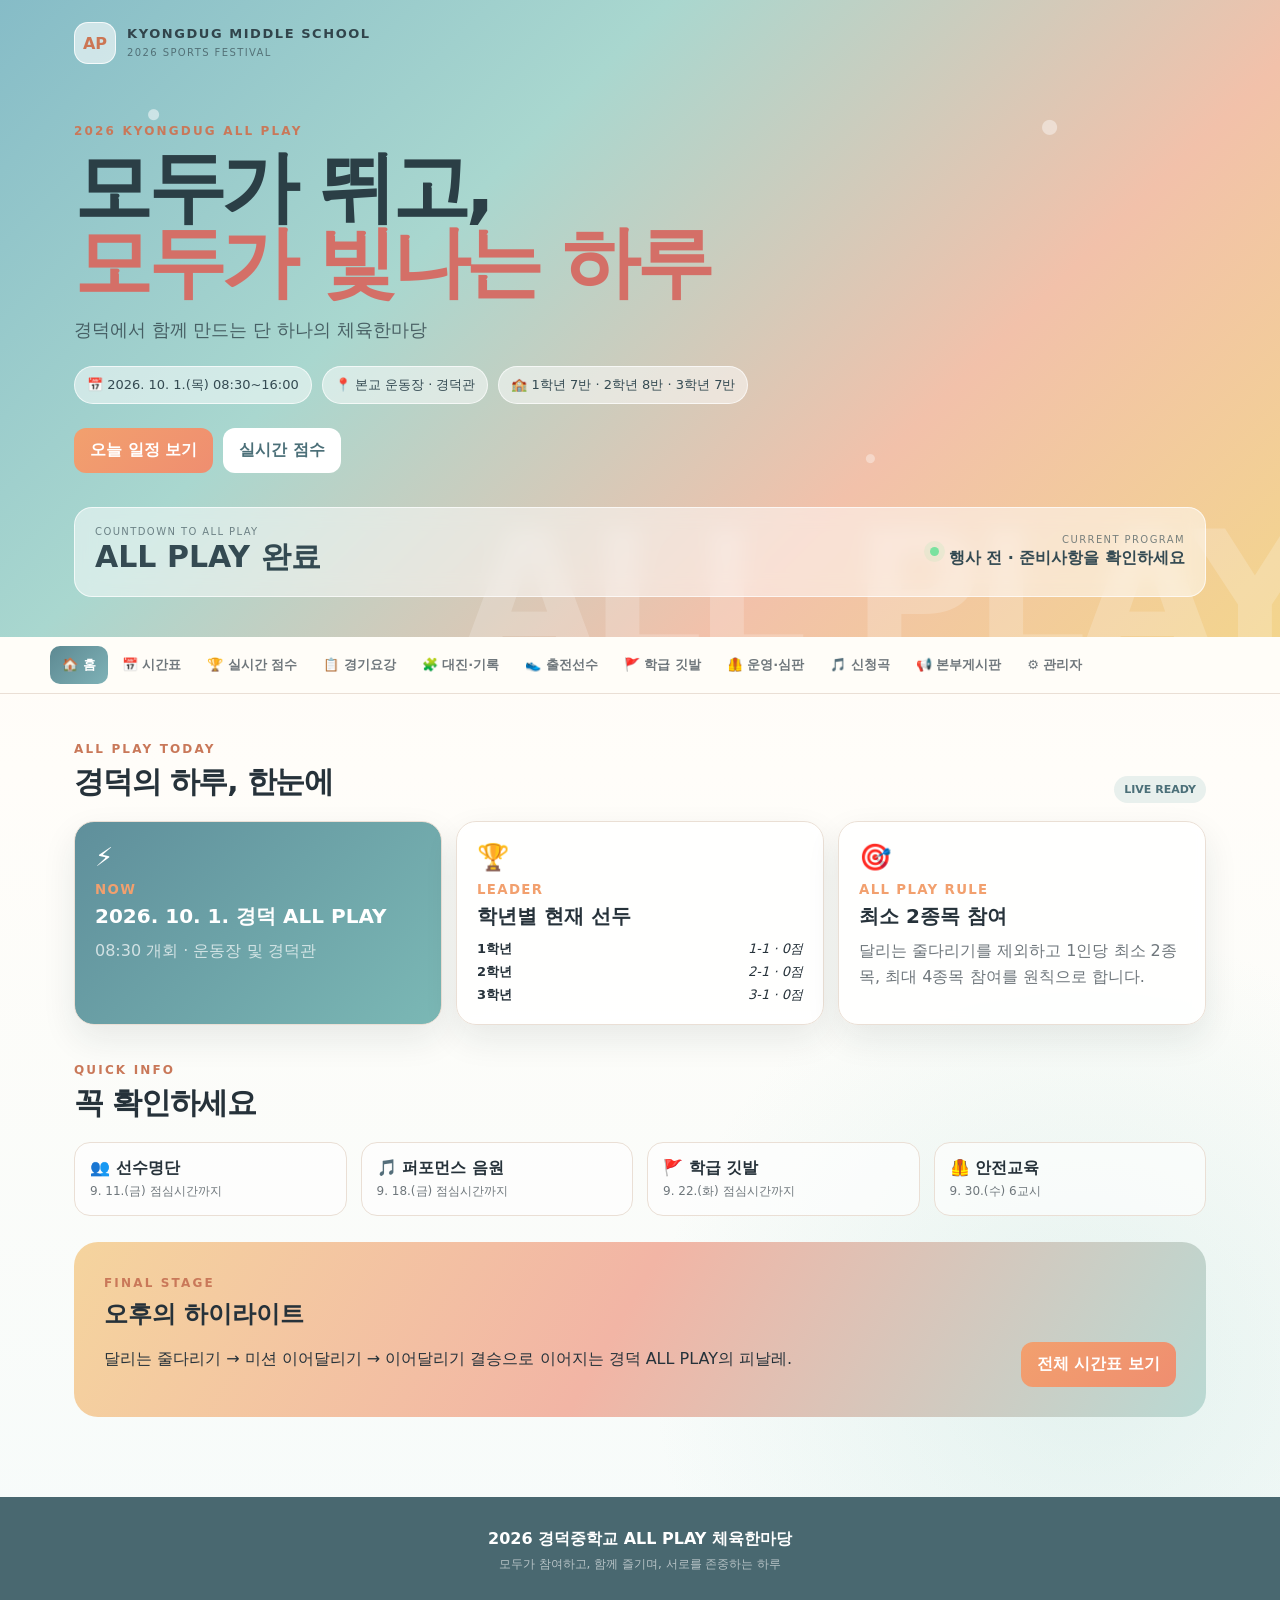
<file: 2026_경덕_ALL_PLAY_웹앱_PWA_v1/index.html>
<!doctype html>
<html lang="ko">
<head>
  <meta charset="utf-8" />
  <meta name="viewport" content="width=device-width,initial-scale=1" />
  <meta name="theme-color" content="#153B3E" />
  <title>2026 경덕 ALL PLAY 체육한마당</title>
  <meta name="description" content="2026 경덕중학교 ALL PLAY 체육한마당 공식 웹앱" />
  <link rel="stylesheet" href="styles.css" />

  <link rel="manifest" href="manifest.webmanifest" />
  <link rel="icon" href="icons/icon-192.png" />
  <link rel="apple-touch-icon" href="icons/icon-192.png" />
  <meta name="apple-mobile-web-app-capable" content="yes" />
  <meta name="apple-mobile-web-app-status-bar-style" content="default" />

</head>
<body>
  <header class="hero">
    <div class="hero-bg"></div>
    <div class="topbar">
      <div class="brand">
        <span class="brand-mark">AP</span>
        <div>
          <b>KYONGDUG MIDDLE SCHOOL</b>
          <small>2026 SPORTS FESTIVAL</small>
        </div>
      </div>
      <button id="menuBtn" class="menu-btn" aria-label="메뉴 열기">☰</button>
    </div>

    <div class="hero-inner">
      <div class="eyebrow">2026 KYONGDUG ALL PLAY</div>
      <h1>모두가 뛰고,<br><span>모두가 빛나는 하루</span></h1>
      <p>경덕에서 함께 만드는 단 하나의 체육한마당</p>

      <div class="hero-meta">
        <span>📅 2026. 10. 1.(목) 08:30~16:00</span>
        <span>📍 본교 운동장 · 경덕관</span>
        <span>🏫 1학년 7반 · 2학년 8반 · 3학년 7반</span>
      </div>

      <div class="hero-actions">
        <button class="primary" data-go="schedule">오늘 일정 보기</button>
        <button class="secondary" data-go="scores">실시간 점수</button>
      </div>

      <div class="countdown-card">
        <div>
          <small>COUNTDOWN TO ALL PLAY</small>
          <strong id="countdown">D-</strong>
        </div>
        <div class="current-program">
          <span class="live-dot"></span>
          <div>
            <small id="currentLabel">CURRENT PROGRAM</small>
            <b id="currentProgram">행사 일정을 확인 중입니다.</b>
          </div>
        </div>
      </div>
    </div>
  </header>

  <nav id="mainNav" class="nav">
    <button class="nav-item active" data-section="home">🏠 홈</button>
    <button class="nav-item" data-section="schedule">📅 시간표</button>
    <button class="nav-item" data-section="scores">🏆 실시간 점수</button>
    <button class="nav-item" data-section="rules">📋 경기요강</button>
    <button class="nav-item" data-section="brackets">🧩 대진·기록</button>
    <button class="nav-item" data-section="players">👟 출전선수</button>
    <button class="nav-item" data-section="flags">🚩 학급 깃발</button>
    <button class="nav-item" data-section="staff">🦺 운영·심판</button>
    <button class="nav-item" data-section="songs">🎵 신청곡</button>
    <button class="nav-item" data-section="notice">📢 본부게시판</button>
    <button class="nav-item" data-section="admin">⚙️ 관리자</button>
  </nav>

  <main>
    <section id="home" class="page active">
      <div class="section-head">
        <div>
          <span class="section-kicker">ALL PLAY TODAY</span>
          <h2>경덕의 하루, 한눈에</h2>
        </div>
        <span class="chip">LIVE READY</span>
      </div>

      <div class="grid three">
        <article class="card accent">
          <span class="icon">⚡</span>
          <small>NOW</small>
          <h3 id="homeCurrent">현재 진행 프로그램</h3>
          <p id="homeCurrentSub">시간에 따라 자동으로 표시됩니다.</p>
        </article>
        <article class="card">
          <span class="icon">🏆</span>
          <small>LEADER</small>
          <h3>학년별 현재 선두</h3>
          <div id="leaderMini" class="mini-leaders"></div>
        </article>
        <article class="card">
          <span class="icon">🎯</span>
          <small>ALL PLAY RULE</small>
          <h3>최소 2종목 참여</h3>
          <p>달리는 줄다리기를 제외하고 1인당 최소 2종목, 최대 4종목 참여를 원칙으로 합니다.</p>
        </article>
      </div>

      <div class="section-head compact">
        <div>
          <span class="section-kicker">QUICK INFO</span>
          <h2>꼭 확인하세요</h2>
        </div>
      </div>

      <div class="grid four">
        <article class="mini-card"><b>👥 선수명단</b><span>9. 11.(금) 점심시간까지</span></article>
        <article class="mini-card"><b>🎵 퍼포먼스 음원</b><span>9. 18.(금) 점심시간까지</span></article>
        <article class="mini-card"><b>🚩 학급 깃발</b><span>9. 22.(화) 점심시간까지</span></article>
        <article class="mini-card"><b>🦺 안전교육</b><span>9. 30.(수) 6교시</span></article>
      </div>

      <div class="spotlight">
        <div>
          <span class="section-kicker">FINAL STAGE</span>
          <h2>오후의 하이라이트</h2>
          <p>달리는 줄다리기 → 미션 이어달리기 → 이어달리기 결승으로 이어지는 경덕 ALL PLAY의 피날레.</p>
        </div>
        <button class="primary" data-go="schedule">전체 시간표 보기</button>
      </div>
    </section>

    <section id="schedule" class="page">
      <div class="section-head">
        <div><span class="section-kicker">TIMETABLE</span><h2>체육한마당 일정표</h2></div>
        <span class="chip">2026.10.01</span>
      </div>
      <div id="scheduleList" class="timeline"></div>
    </section>

    <section id="scores" class="page">
      <div class="section-head">
        <div><span class="section-kicker">LIVE SCORE</span><h2>학년별 실시간 종합점수</h2></div>
        <span class="chip live">● LIVE</span>
      </div>
      <div class="tabs" id="gradeTabs">
        <button class="tab active" data-grade="1">1학년</button>
        <button class="tab" data-grade="2">2학년</button>
        <button class="tab" data-grade="3">3학년</button>
      </div>
      <div id="scoreBoard"></div>
      <div class="legend-card">
        <h3>배점 기준</h3>
        <div id="scoreLegend" class="table-wrap"></div>
      </div>
    </section>

    <section id="rules" class="page">
      <div class="section-head">
        <div><span class="section-kicker">GAME GUIDE</span><h2>종목별 경기방법 및 규정</h2></div>
      </div>
      <div class="common-rule">
        <b>ALL PLAY 공통 원칙</b>
        <p>경기규칙과 심판 판정을 존중하고, 안전을 최우선으로 합니다. 부정선수 적발 시 해당 경기 몰수패 및 팀 점수 20점 감점.</p>
      </div>
      <div id="ruleGrid" class="grid two"></div>
    </section>

    <section id="brackets" class="page">
      <div class="section-head">
        <div><span class="section-kicker">BRACKET & RECORD</span><h2>대진표 · 경기기록</h2></div>
      </div>
      <div class="notice-box">이 버전은 <b>운영용 프로토타입</b>입니다. 실제 대진은 대표자회의 이후 관리자 화면에서 입력하도록 확장할 수 있습니다.</div>
      <div class="tabs">
        <button class="tab active">축구</button><button class="tab">피구</button><button class="tab">바운드 배구</button><button class="tab">달리는 줄다리기</button><button class="tab">이어달리기</button>
      </div>
      <div class="empty-state">
        <span>🧩</span><h3>대진 데이터 준비 중</h3><p>예선 대진 확정 후 학년별 토너먼트와 경기결과가 표시됩니다.</p>
      </div>
    </section>

    <section id="players" class="page">
      <div class="section-head">
        <div><span class="section-kicker">MY PLAY</span><h2>내 참가 종목 찾기</h2></div>
      </div>
      <div class="search-card">
        <h3>👟 학번 + 이름으로 확인</h3>
        <p>선수명단 등록 후 학생 본인의 참가 종목을 빠르게 확인할 수 있습니다.</p>
        <div class="form-row">
          <input id="studentNo" placeholder="학번 4자리" maxlength="4">
          <input id="studentName" placeholder="학생 이름">
          <button id="playerSearchBtn" class="primary">찾기</button>
        </div>
        <div id="playerResult" class="result-box">아직 실제 선수 명단이 등록되지 않았습니다.</div>
      </div>
    </section>

    <section id="flags" class="page">
      <div class="section-head">
        <div><span class="section-kicker">CLASS IDENTITY</span><h2>학급 깃발 갤러리</h2></div>
      </div>
      <div class="tabs" id="flagGradeTabs">
        <button class="tab active" data-flag-grade="1">1학년</button>
        <button class="tab" data-flag-grade="2">2학년</button>
        <button class="tab" data-flag-grade="3">3학년</button>
      </div>
      <div id="flagGallery" class="flag-grid"></div>
    </section>

    <section id="staff" class="page">
      <div class="section-head">
        <div><span class="section-kicker">OPERATIONS</span><h2>운영본부 · 심판</h2></div>
      </div>
      <div class="grid two">
        <article class="card"><h3>총괄 운영</h3><p><b>총괄:</b> 건강교육부장</p><p><b>운영 스태프:</b> 학생자치회 · 스포츠활동지원단 · 배구동아리</p><p><b>생활지도:</b> 전교사 · 학년부</p></article>
        <article class="card"><h3>본부 운영</h3><p><b>점수집계 / 현황판:</b> 본부석</p><p><b>방송·사진:</b> 방송 담당</p><p><b>보건·안전:</b> 보건 담당 및 안전팀</p></article>
      </div>
      <div id="staffTable" class="table-wrap"></div>
    </section>

    <section id="songs" class="page">
      <div class="section-head">
        <div><span class="section-kicker">ALL PLAY RADIO</span><h2>오늘 듣고 싶은 노래</h2></div>
        <span id="songCount" class="chip">0곡</span>
      </div>
      <div class="search-card">
        <div class="form-grid">
          <input id="songTitle" placeholder="노래 제목">
          <input id="songArtist" placeholder="가수">
          <input id="songRequester" placeholder="학년·반 또는 이름(선택)">
          <input id="songMessage" placeholder="짧은 사연(선택)">
        </div>
        <button id="songSubmit" class="primary wide">🎵 신청곡 보내기</button>
      </div>
      <div id="songList" class="song-list"></div>
    </section>

    <section id="notice" class="page">
      <div class="section-head">
        <div><span class="section-kicker">HQ NOTICE</span><h2>본부게시판</h2></div>
        <span class="chip live">● 실시간 공지</span>
      </div>
      <div id="noticeList" class="notice-list"></div>
    </section>

    <section id="admin" class="page">
      <div class="section-head">
        <div><span class="section-kicker">CONTROL ROOM</span><h2>관리자 운영판</h2></div>
      </div>
      <div id="adminLock" class="search-card">
        <h3>🔒 관리자 로그인</h3>
        <p>현재 버전은 GitHub Pages 테스트용 로컬 관리자입니다. 실제 운영 시 Supabase 인증으로 교체하는 것을 권장합니다.</p>
        <div class="form-row">
          <input id="adminPassword" type="password" placeholder="관리자 비밀번호">
          <button id="adminLoginBtn" class="primary">로그인</button>
        </div>
        <small>테스트 비밀번호: <b>allplay2026</b></small>
      </div>
      <div id="adminPanel" class="admin-panel hidden">
        <div class="grid two">
          <article class="card">
            <h3>🏆 점수 입력</h3>
            <div class="form-grid">
              <select id="adminGrade"></select>
              <select id="adminClass"></select>
              <select id="adminEvent"></select>
              <input id="adminScore" type="number" placeholder="점수">
            </div>
            <button id="saveScore" class="primary wide">점수 반영</button>
          </article>
          <article class="card">
            <h3>📢 본부 공지 등록</h3>
            <input id="adminNoticeTitle" placeholder="공지 제목">
            <textarea id="adminNoticeBody" placeholder="공지 내용"></textarea>
            <button id="saveNotice" class="primary wide">공지 등록</button>
          </article>
        </div>
        <div class="danger-zone">
          <button id="resetData" class="danger">프로토타입 데이터 초기화</button>
        </div>
      </div>
    </section>
  </main>

  <footer>
    <b>2026 경덕중학교 ALL PLAY 체육한마당</b>
    <span>모두가 참여하고, 함께 즐기며, 서로를 존중하는 하루</span>
  </footer>

  <script src="app.js"></script>

  <div id="installBanner" class="install-banner">
    <div><b>📲 경덕 ALL PLAY 앱 설치</b><small>홈 화면에 추가하면 앱처럼 바로 열 수 있습니다.</small></div>
    <button id="installBtn">설치</button>
  </div>

</body>
</html>
</file>
<file: 2026_경덕_ALL_PLAY_웹앱_PWA_v1/styles.css>
:root{
  --ink:#122728; --deep:#153b3e; --deep2:#0d2d30; --cream:#f6f1e7;
  --paper:#fffdf8; --line:#e5e0d6; --orange:#f09a4a; --mint:#b7d9d0;
  --red:#d85b49; --muted:#6f7b7b; --shadow:0 14px 34px rgba(18,39,40,.09);
}
*{box-sizing:border-box} html{scroll-behavior:smooth} body{margin:0;background:var(--cream);color:var(--ink);font-family:Pretendard,"Noto Sans KR",system-ui,-apple-system,sans-serif}
button,input,select,textarea{font:inherit} button{cursor:pointer}
.hero{position:relative;overflow:hidden;background:var(--deep);color:white;padding-bottom:32px}
.hero-bg{position:absolute;inset:0;background:
 radial-gradient(circle at 82% 16%,rgba(240,154,74,.38),transparent 20%),
 radial-gradient(circle at 15% 70%,rgba(183,217,208,.18),transparent 24%),
 linear-gradient(135deg,var(--deep2),var(--deep));}
.hero-bg:after{content:"ALL PLAY";position:absolute;right:-30px;bottom:-65px;font-size:180px;font-weight:900;letter-spacing:-10px;color:rgba(255,255,255,.045);white-space:nowrap}
.topbar,.hero-inner,main{position:relative;max-width:1180px;margin:auto}
.topbar{display:flex;justify-content:space-between;align-items:center;padding:22px 24px}
.brand{display:flex;align-items:center;gap:11px}.brand-mark{display:grid;place-items:center;width:42px;height:42px;border:1px solid rgba(255,255,255,.35);border-radius:14px;font-weight:900;color:var(--orange)}
.brand b{display:block;font-size:13px;letter-spacing:.12em}.brand small{opacity:.65;font-size:10px;letter-spacing:.14em}
.menu-btn{display:none;background:none;border:0;color:white;font-size:24px}
.hero-inner{padding:38px 24px 8px}.eyebrow,.section-kicker{font-size:12px;font-weight:900;letter-spacing:.18em;color:var(--orange)}
.hero h1{font-size:clamp(42px,7vw,78px);line-height:.96;margin:12px 0 18px;letter-spacing:-.055em}.hero h1 span{color:var(--mint)}
.hero-inner>p{font-size:18px;opacity:.8;margin:0 0 24px}
.hero-meta{display:flex;gap:10px;flex-wrap:wrap}.hero-meta span{border:1px solid rgba(255,255,255,.16);background:rgba(255,255,255,.07);padding:9px 12px;border-radius:999px;font-size:13px}
.hero-actions{display:flex;gap:10px;margin-top:24px}.primary,.secondary,.danger{border:0;border-radius:12px;padding:12px 16px;font-weight:800}.primary{background:var(--orange);color:#25170b}.secondary{background:white;color:var(--deep)}.danger{background:#fff0ec;color:#a43323;border:1px solid #efc4bb}
.countdown-card{margin-top:34px;display:flex;justify-content:space-between;align-items:center;background:rgba(255,255,255,.08);border:1px solid rgba(255,255,255,.15);backdrop-filter:blur(10px);padding:18px 20px;border-radius:18px}
.countdown-card small{display:block;opacity:.65;font-size:10px;letter-spacing:.14em}.countdown-card strong{font-size:30px}.current-program{display:flex;gap:10px;align-items:center;text-align:right}.current-program b{display:block;margin-top:3px}.live-dot{width:9px;height:9px;border-radius:50%;background:#79e29f;box-shadow:0 0 0 6px rgba(121,226,159,.12)}
.nav{position:sticky;top:0;z-index:30;display:flex;gap:2px;overflow-x:auto;background:rgba(255,253,248,.94);backdrop-filter:blur(14px);border-bottom:1px solid var(--line);padding:9px max(14px,calc((100vw - 1180px)/2))}
.nav-item{flex:0 0 auto;border:0;background:none;color:var(--muted);padding:10px 12px;border-radius:10px;font-size:13px;font-weight:700}.nav-item.active{background:var(--deep);color:white}
main{padding:34px 24px 80px}.page{display:none}.page.active{display:block}
.section-head{display:flex;justify-content:space-between;align-items:end;margin:10px 0 18px}.section-head.compact{margin-top:34px}.section-head h2{font-size:30px;letter-spacing:-.04em;margin:5px 0 0}.chip{padding:7px 10px;border-radius:999px;background:#e8f0ed;color:var(--deep);font-size:11px;font-weight:900}.chip.live{background:#fff0ec;color:var(--red)}
.grid{display:grid;gap:14px}.grid.two{grid-template-columns:repeat(2,1fr)}.grid.three{grid-template-columns:repeat(3,1fr)}.grid.four{grid-template-columns:repeat(4,1fr)}
.card,.search-card,.legend-card,.common-rule{background:var(--paper);border:1px solid var(--line);border-radius:20px;padding:20px;box-shadow:var(--shadow)}.card.accent{background:var(--deep);color:white}.card .icon{font-size:26px}.card small{display:block;margin-top:10px;color:var(--orange);font-weight:900;letter-spacing:.1em}.card h3{margin:6px 0 8px;font-size:20px}.card p{color:var(--muted);line-height:1.65;margin:6px 0}.card.accent p{color:rgba(255,255,255,.7)}
.mini-card{background:rgba(255,255,255,.62);border:1px solid var(--line);padding:15px;border-radius:16px}.mini-card b,.mini-card span{display:block}.mini-card span{font-size:12px;color:var(--muted);margin-top:4px}
.spotlight{margin-top:26px;padding:30px;border-radius:24px;background:linear-gradient(120deg,#f7c991,#f3a45b);display:flex;align-items:end;justify-content:space-between;gap:20px}.spotlight h2{margin:7px 0}.spotlight p{max-width:690px;line-height:1.6}
.timeline{display:grid;gap:10px}.timeline-item{display:grid;grid-template-columns:125px 1fr auto;gap:16px;align-items:center;background:var(--paper);border:1px solid var(--line);border-radius:16px;padding:16px}.timeline-item.current{border-color:var(--orange);box-shadow:0 0 0 3px rgba(240,154,74,.13)}.timeline-time{font-weight:900;color:var(--deep)}.timeline-main b{display:block}.timeline-main span{font-size:12px;color:var(--muted)}.timeline-place{font-size:12px;background:#edf2ef;padding:7px 9px;border-radius:999px}
.tabs{display:flex;gap:7px;overflow:auto;margin:10px 0 15px}.tab{border:1px solid var(--line);background:white;padding:9px 14px;border-radius:999px;font-weight:800;color:var(--muted)}.tab.active{background:var(--deep);color:white;border-color:var(--deep)}
.table-wrap{overflow:auto;background:var(--paper);border:1px solid var(--line);border-radius:16px}table{border-collapse:collapse;width:100%;min-width:720px}th,td{padding:12px 11px;text-align:center;border-bottom:1px solid var(--line);font-size:13px}th{background:#eef2ee;position:sticky;top:0}td:first-child,th:first-child{text-align:left;font-weight:900}.rank1{background:#fff4d7}.rank2{background:#f3f5f4}.rank3{background:#f7e7dd}.total{font-weight:900;color:var(--deep)}
.legend-card{margin-top:18px}.legend-card h3{margin-top:0}
.common-rule{background:#e8f0ed;margin-bottom:14px}.common-rule p{margin-bottom:0;color:#536565}
.rule-card h3{display:flex;justify-content:space-between;align-items:center}.rule-card .badge{font-size:11px;padding:5px 8px;border-radius:999px;background:#eef2ee;color:var(--deep)}.rule-card ul{padding-left:18px;color:var(--muted);line-height:1.75;font-size:13px}
.notice-box{padding:14px 16px;background:#fff7df;border:1px solid #ead79e;border-radius:14px;color:#695f3e}
.empty-state{text-align:center;padding:70px 20px;background:var(--paper);border:1px dashed #cbc6bb;border-radius:20px}.empty-state span{font-size:46px}.empty-state p{color:var(--muted)}
.form-row,.form-grid{display:grid;gap:10px}.form-row{grid-template-columns:1fr 1fr auto}.form-grid{grid-template-columns:1fr 1fr}input,select,textarea{width:100%;border:1px solid #d7d5cf;background:white;border-radius:12px;padding:12px;outline:none}input:focus,select:focus,textarea:focus{border-color:var(--orange);box-shadow:0 0 0 3px rgba(240,154,74,.12)}textarea{min-height:110px;resize:vertical}.wide{width:100%;margin-top:10px}
.result-box{margin-top:12px;padding:14px;background:#f2f4f1;border-radius:12px;color:var(--muted)}
.flag-grid{display:grid;grid-template-columns:repeat(4,1fr);gap:12px}.flag-card{aspect-ratio:4/3;border-radius:16px;background:linear-gradient(135deg,#dce9e5,#f8efe0);border:1px solid var(--line);display:grid;place-items:center;text-align:center;padding:12px}.flag-card b{font-size:20px}.flag-card span{display:block;font-size:11px;color:var(--muted);margin-top:4px}
.song-list,.notice-list{display:grid;gap:10px;margin-top:14px}.song-item,.notice-item{background:var(--paper);border:1px solid var(--line);padding:15px 17px;border-radius:15px;display:flex;justify-content:space-between;gap:14px}.song-item small,.notice-item small{color:var(--muted)}.song-item p,.notice-item p{margin:5px 0 0;color:var(--muted);font-size:13px}.notice-item strong{color:var(--red)}
.admin-panel.hidden{display:none}.danger-zone{margin-top:20px;text-align:right}
.mini-leaders{display:grid;gap:5px;margin-top:10px}.mini-leaders span{display:flex;justify-content:space-between;font-size:13px}
footer{background:var(--deep2);color:white;padding:32px 24px;text-align:center}footer b,footer span{display:block}footer span{opacity:.6;font-size:12px;margin-top:6px}
@media(max-width:800px){
 .menu-btn{display:block}.nav{display:none;position:sticky;top:0;flex-wrap:wrap}.nav.open{display:flex}.grid.three,.grid.four,.grid.two{grid-template-columns:1fr}.flag-grid{grid-template-columns:repeat(2,1fr)}.countdown-card{align-items:flex-start;gap:18px;flex-direction:column}.current-program{text-align:left}.spotlight{align-items:flex-start;flex-direction:column}.timeline-item{grid-template-columns:1fr}.timeline-place{justify-self:start}.form-row,.form-grid{grid-template-columns:1fr}.hero h1{font-size:48px}.section-head h2{font-size:26px}
}


/* ===== ALL PLAY FESTIVAL THEME ===== */
:root{
  --ink:#26323a; --deep:#4b6f78; --deep2:#38545b; --cream:#fff8ef;
  --paper:#fffdf9; --line:#eadfd5; --orange:#f2a06e; --mint:#a9d7cf;
  --sky:#bddbeb; --pink:#efb8b1; --yellow:#f4d88a; --muted:#6f777c;
}
body{
  background:
    radial-gradient(circle at 12% 12%, rgba(189,219,235,.35), transparent 25%),
    radial-gradient(circle at 90% 8%, rgba(239,184,177,.28), transparent 22%),
    radial-gradient(circle at 85% 85%, rgba(169,215,207,.26), transparent 25%),
    linear-gradient(180deg,#fff8f0 0%,#fffdf9 48%,#f6fbfa 100%);
}
.hero{
  background:linear-gradient(135deg,#86bcc7 0%,#a9d7cf 35%,#f2c1aa 70%,#f3d58d 100%);
  color:#263940;
}
.hero-bg{
  background:
    radial-gradient(circle at 12% 18%,rgba(255,255,255,.52) 0 5px,transparent 6px),
    radial-gradient(circle at 82% 20%,rgba(255,255,255,.42) 0 7px,transparent 8px),
    radial-gradient(circle at 68% 72%,rgba(255,255,255,.36) 0 4px,transparent 5px);
}
.hero-bg:after{color:rgba(255,255,255,.20)}
.brand b,.brand small,.hero-inner>p{color:#31444b}
.brand-mark{background:rgba(255,255,255,.58);border-color:rgba(255,255,255,.8);color:#cc7654}
.hero h1{color:#2b3f46}.hero h1 span{color:#d46f67}
.eyebrow,.section-kicker{color:#c97859}
.hero-meta span,.countdown-card{background:rgba(255,255,255,.5);border-color:rgba(255,255,255,.7);color:#344a52}
.nav-item.active{background:linear-gradient(135deg,#5d8992,#7fb2b7)}
.card,.search-card,.legend-card,.common-rule{background:rgba(255,255,255,.84);backdrop-filter:blur(6px)}
.card.accent{background:linear-gradient(135deg,#5f8f9b,#7bb8b5)}
.spotlight{background:linear-gradient(120deg,#f5d49e 0%,#f2b5a5 48%,#b9d9d3 100%)}
.primary{background:linear-gradient(135deg,#f2a06e,#ef8e70);color:white}
footer{background:#496870}
.install-banner{
  position:fixed;left:16px;right:16px;bottom:16px;z-index:99;
  background:rgba(38,50,58,.96);color:white;border-radius:16px;padding:14px;
  display:none;align-items:center;justify-content:space-between;gap:12px;
  box-shadow:0 18px 40px rgba(0,0,0,.18)
}
.install-banner.show{display:flex}
.install-banner small{opacity:.75;display:block;margin-top:3px}
.install-banner button{border:0;border-radius:10px;padding:10px 14px;font-weight:800;background:#f2a06e;color:white}
</file>
